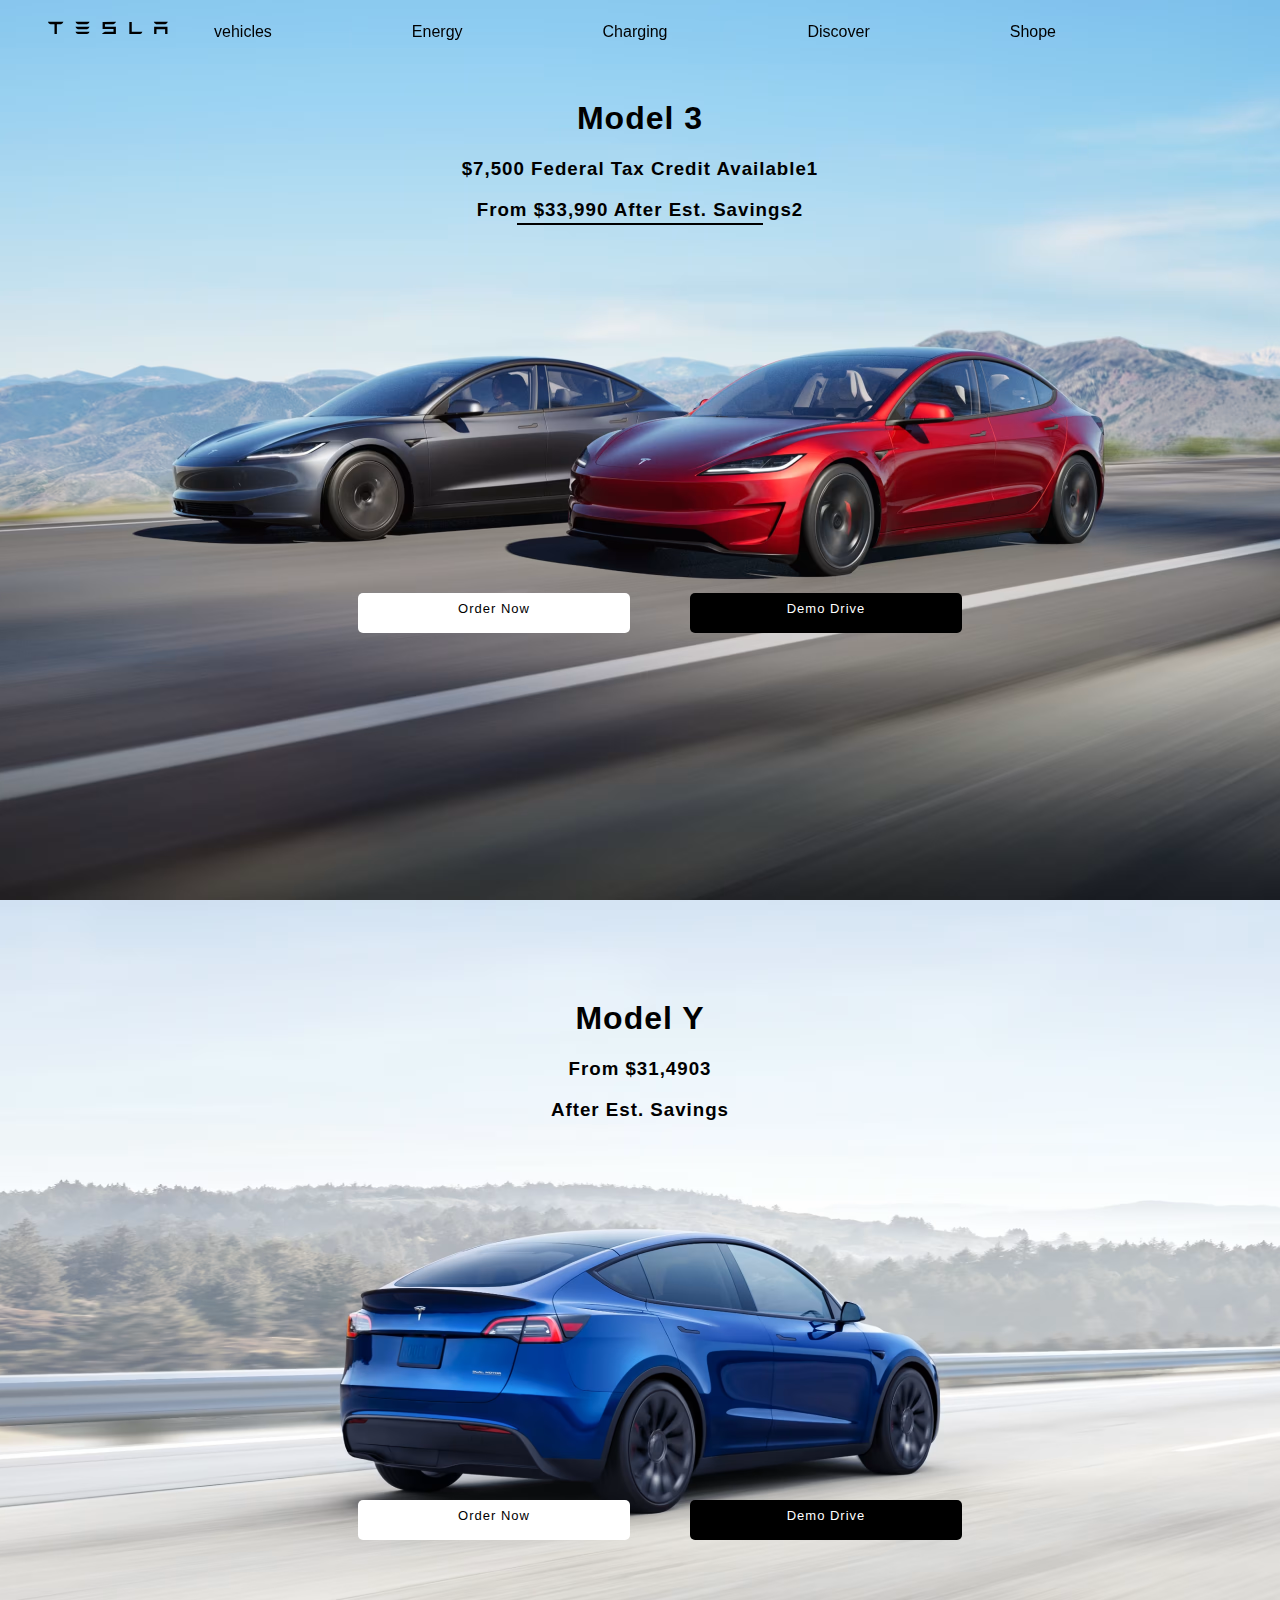
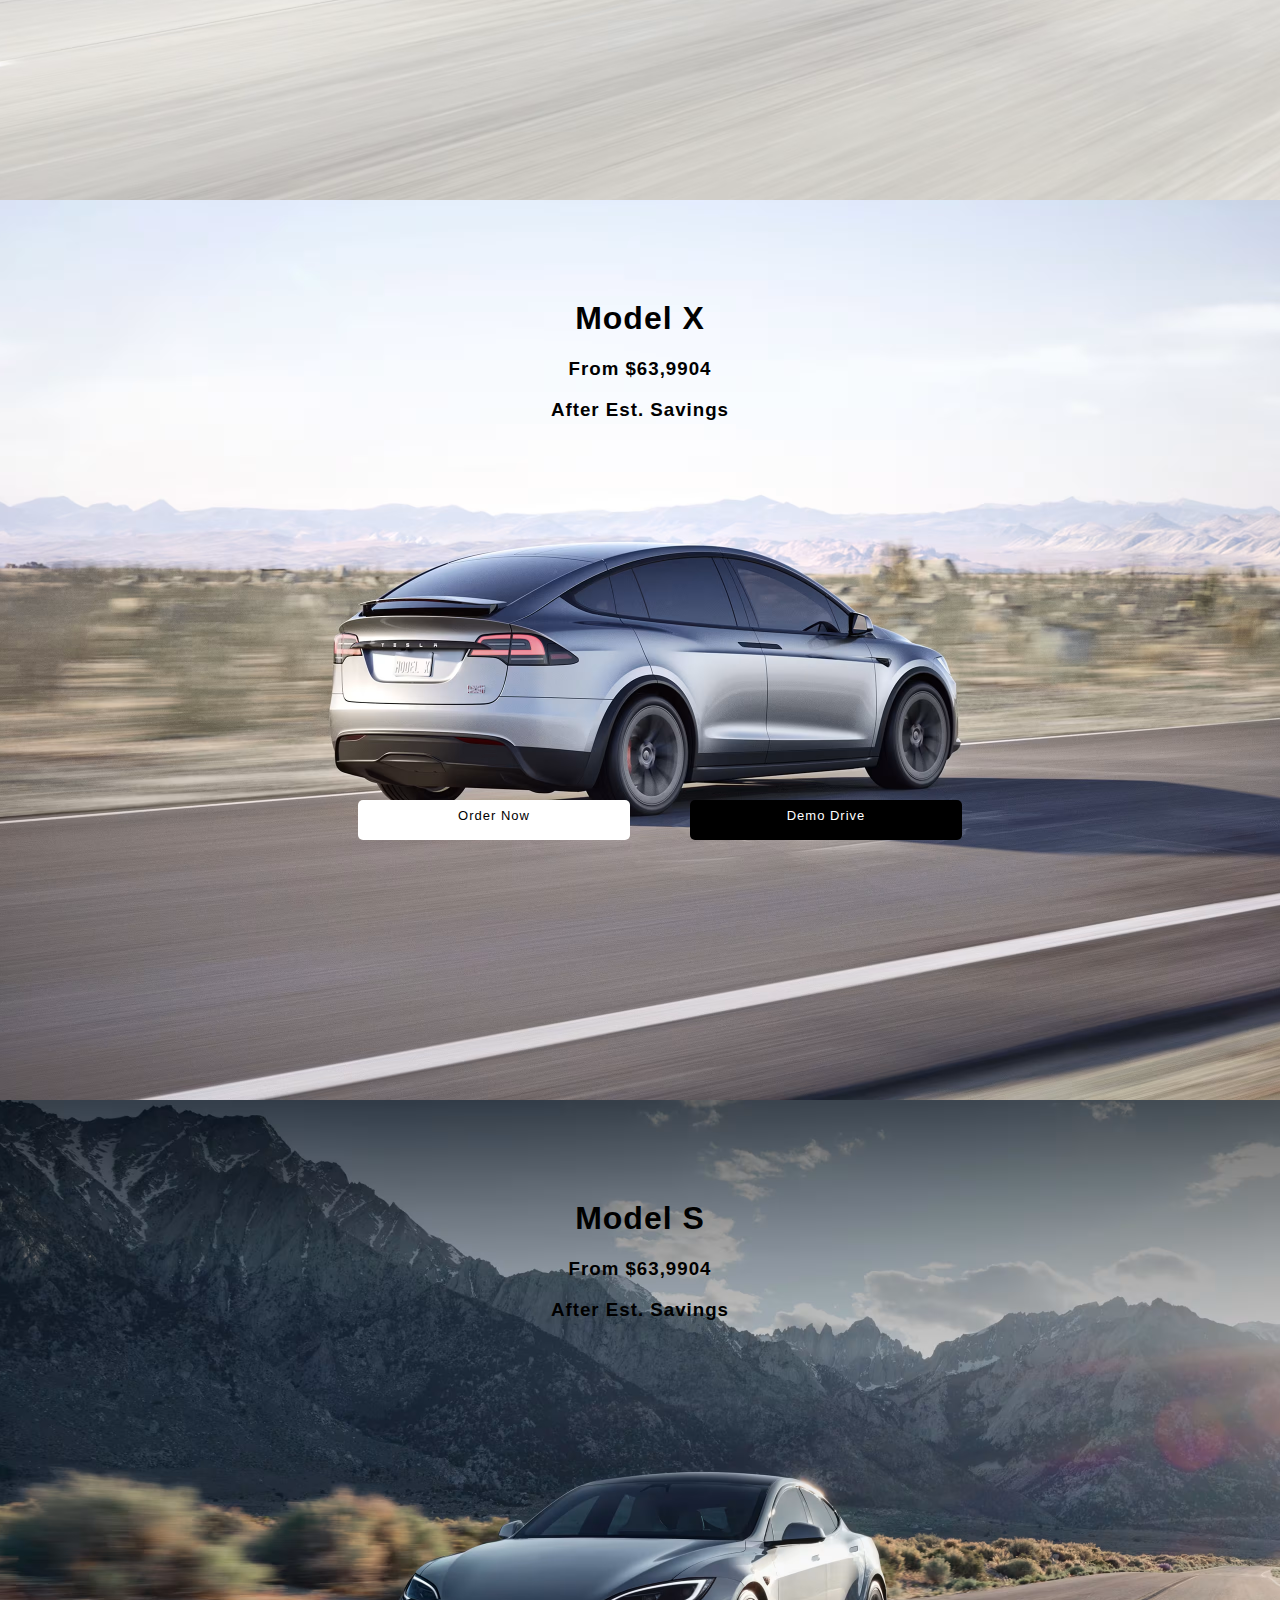
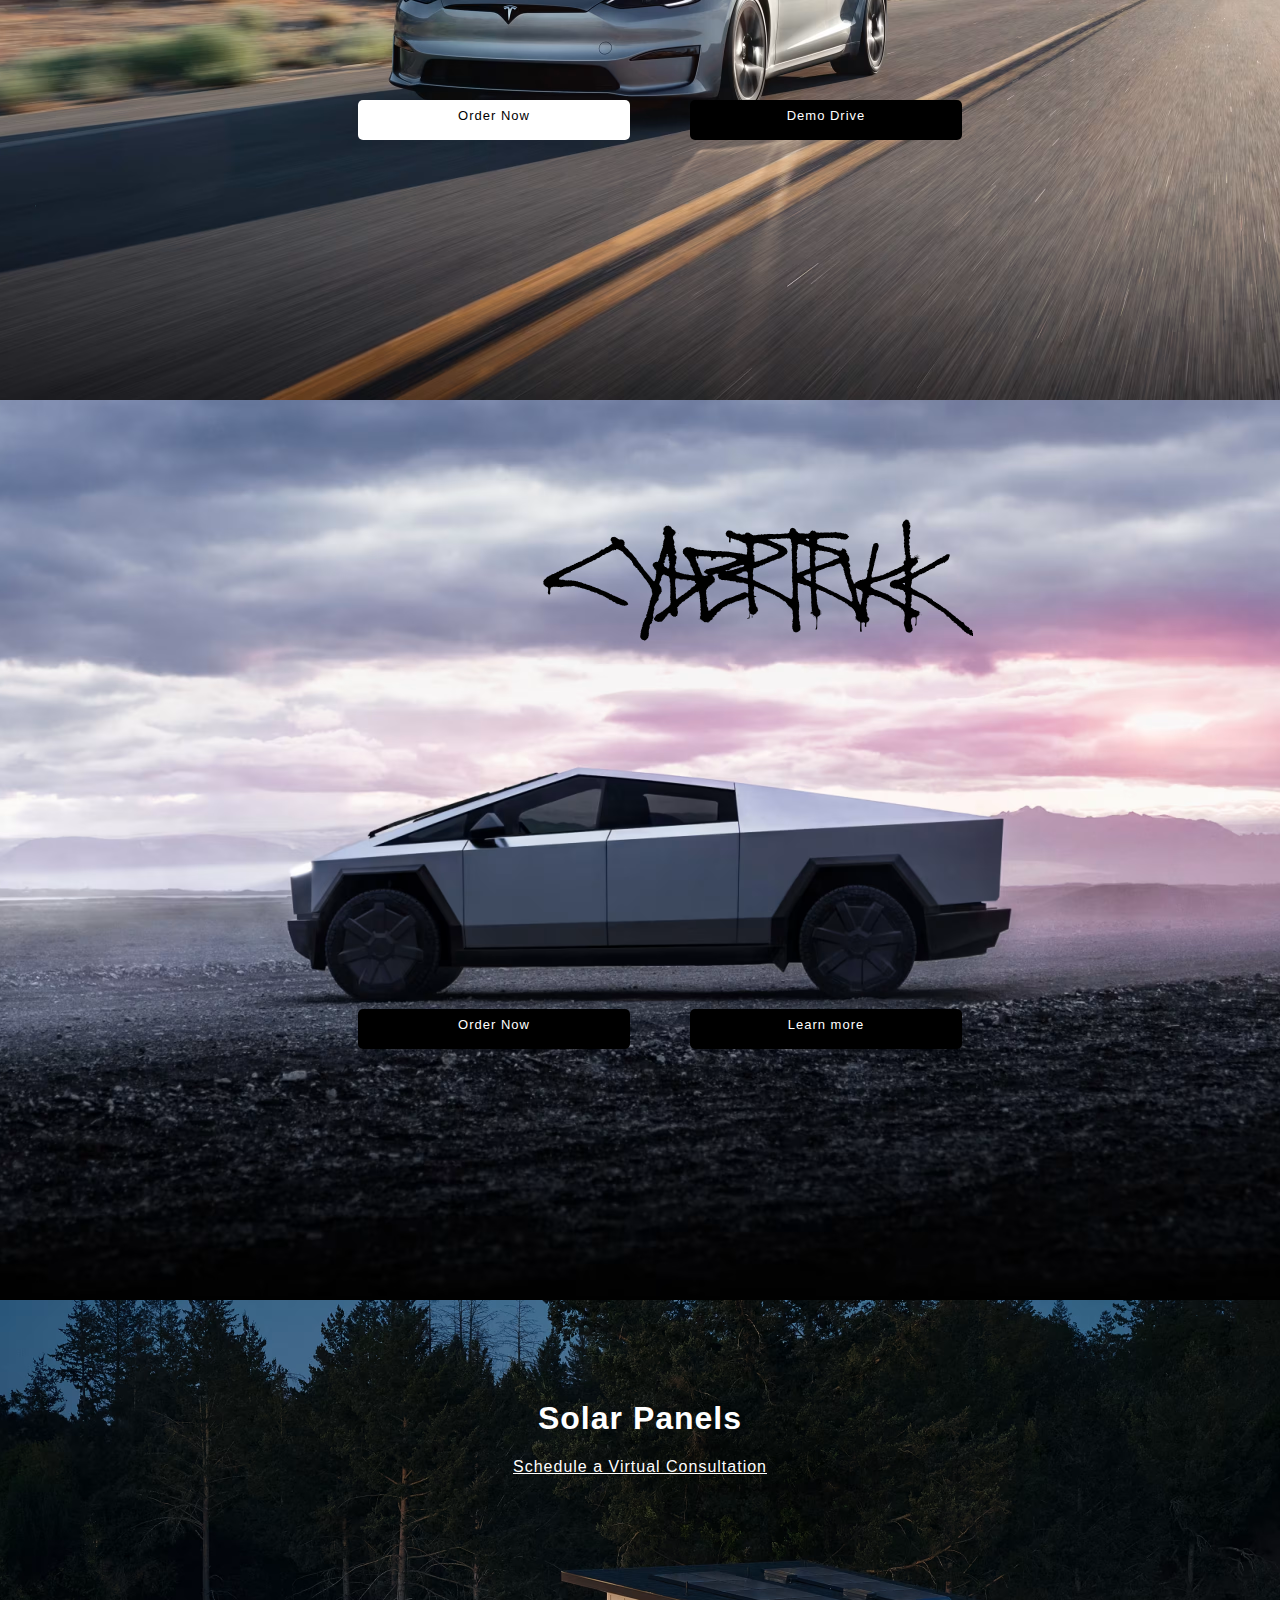
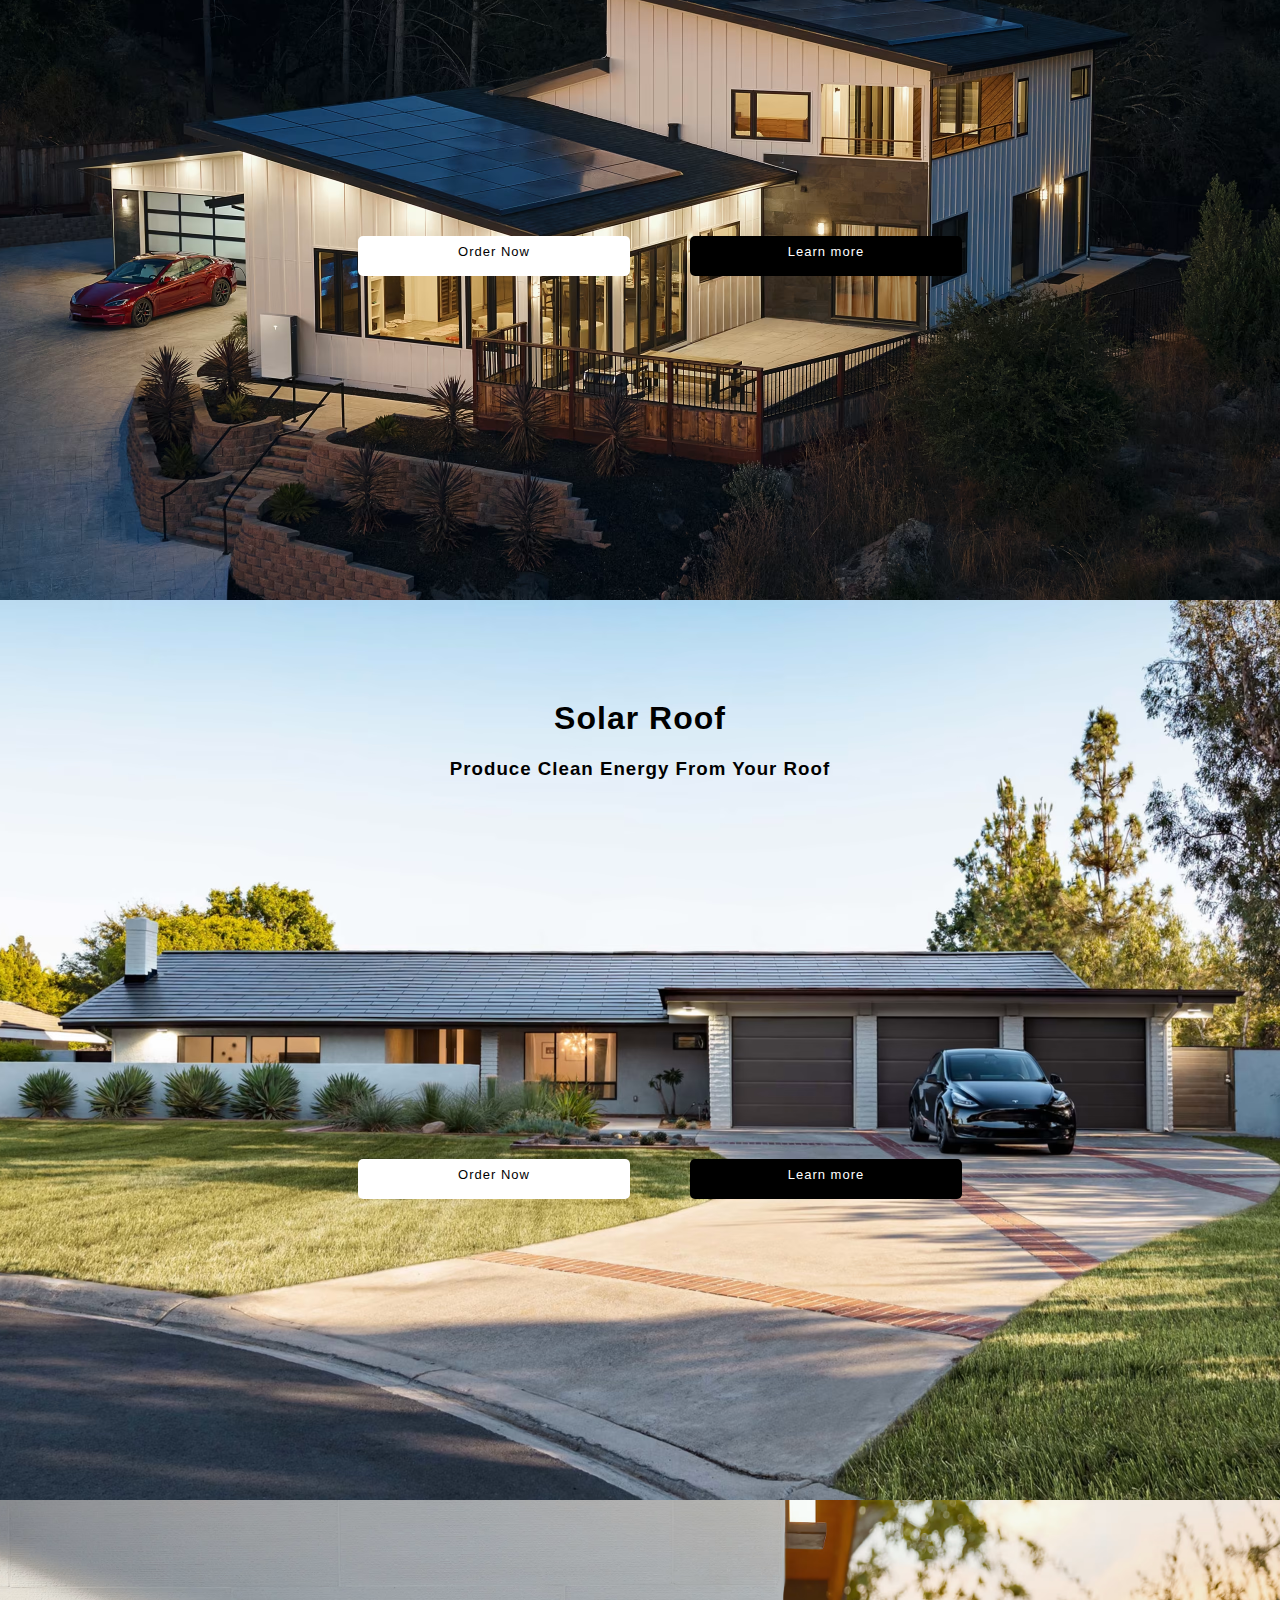
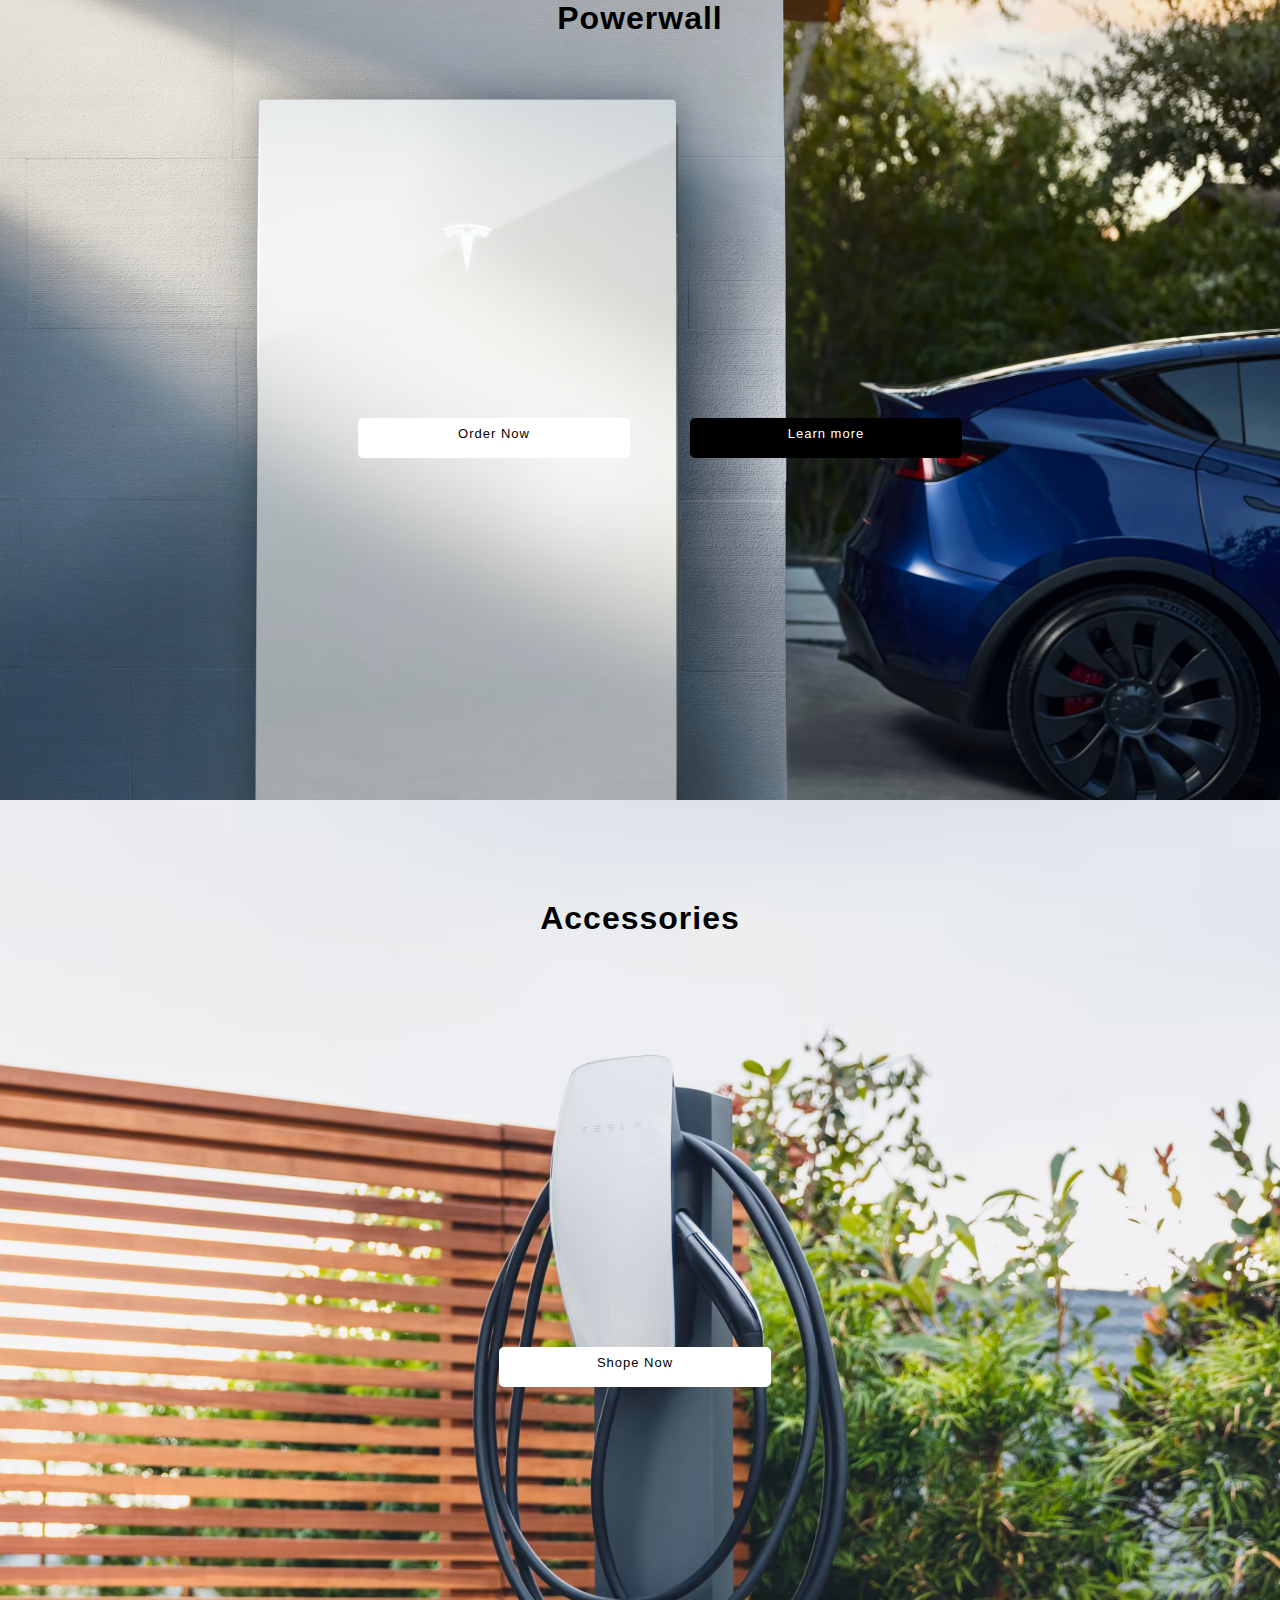
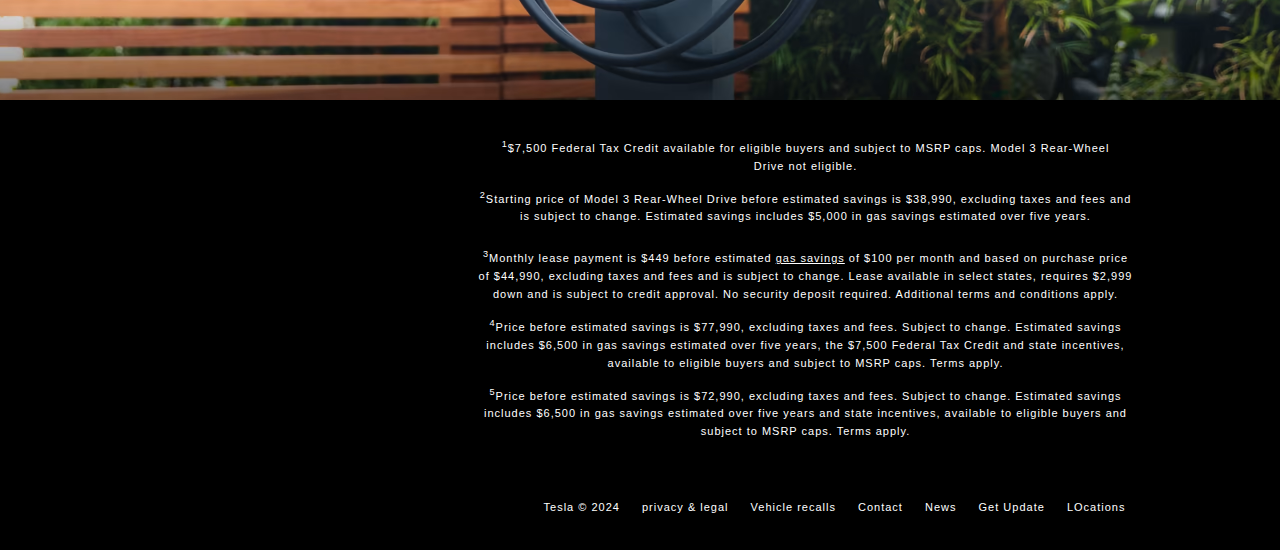
<file: index.html>
<!DOCTYPE html>
<html lang="en">
<head>
    <meta charset="UTF-8">
    <meta name="viewport" content="width=device-width, initial-scale=1.0">
    <link rel="icon" href="images/icon3.png">
    <title>Electric Cars,Soloar & Clean Energy|tesla</title>
    <link href="style.css" type="text/css" rel="stylesheet">
</head>
<body>
    <nav><div class="logo"><img  src="images/logo1.svg" alt="" width="120px" height="24px";></div>
        <div class="navbar">
            <ul>
                <li><button class="prodructname">vehicles</button>
            </li>
            <li>
               <button class="prodructname">Energy</button>
           </li>
            <li>
                <button class="prodructname">Charging</button>
            </li>
             <li> 
                <button class="prodructname">Discover</button>
             </li>
            <li>
                <button class="prodructname">Shope</button>
            </li>
            <li><i class="fa-regular fa-circle-question"></i></li>
        </ul>
    </div>
       
    </nav>


    <section class="section1">
            <div  class="banner1text">
                <h1>Model 3 </h1>
                <h3>$7,500 Federal Tax Credit Available1</h3>
                <h3> From $33,990 After Est. Savings2 </h3>
                
                <hr>
            </div>
    <div class="s1button">
     <a href="" class="bn1">Order Now </a>
     <a href="" class="bn2">Demo Drive</a>
    </div>          
    </section>

    
        <section class="section2">
                <div class="banner2text">
                    <h1>Model Y</h1>
                    <h3> From $31,4903 </h3>
                    <h3> After Est. Savings </h3>
                </div>
                <div class="s1button">
                    <a href="" class="bn1">Order Now </a>
                    <a href="" class="bn2">Demo Drive</a>
                   </div>
        </section>

        <div class="section3">
            <div class="banner3text">
                <h1>Model X </h1>
                <h3> From $63,9904 </h3>
                <h3>After Est. Savings</h3>
            </div>
            <div class="s1button">
                <a href="" class="bn1">Order Now </a>
                <a href="" class="bn2">Demo Drive</a>
               </div>

        </div>

        <div class="section4">
            <div class="banner4text">
                <h1>Model S</h1>
                <h3> From $63,9904  </h3>
                <h3>After Est. Savings</h3>
            </div>
            <div class="s1button">
                <a href="" class="bn1">Order Now </a>
                <a href="" class="bn2">Demo Drive</a>
               </div>

        </div>

        <div class="section5">
            <img src="images/banner.svg" width="300px" height="85px" class="svg">
            
            <div class="s1button">
                <a href="" class="bn2">Order Now </a>
                <a href="" class="bn2">Learn more</a>
               </div>

        </div>

       

        <div class="section6">
            <div class="banner6text">
                <h1>Solar Panels  </h1>
               <a href="#" style="color: white">Schedule a Virtual Consultation</a>
            </div>
            <div class="s1button">
                <a href="" class="bn1">Order Now </a>
                <a href="" class="bn2">Learn more</a>
               </div>

        </div>
        <div class="section7">
            <div class="banner7text">
                <h1>Solar Roof </h1>
                <h3> Produce Clean Energy From Your Roof</h3>
            </div>
            <div class="s1button">
                <a href="" class="bn1">Order Now </a>
                <a href="" class="bn2">Learn more</a>
               </div>

        </div>

        <div class="section8">
            <div class="banner8text">
                <h1>Powerwall </h1>
               
            </div>
            <div class="s1button">
                <a href="" class="bn1">Order Now </a>
                <a href="" class="bn2">Learn more</a>
               </div>

        </div>

        <div class="section9">
            <div class="banner9text">
                <h1>Accessories</h1>
                
            </div>
            <div class="s1button1">
                <a href="" class="bn1">Shope Now</a>
               </div>

        </div>

<footer>
    <div class="section10">
        
        <div class="banner10text">
            <p><sup>1</sup>$7,500 Federal Tax Credit available for eligible buyers and subject to MSRP caps. Model 3 Rear-Wheel <br>Drive not eligible.</p>
            <p style="margin-bottom: 20px;"><sup>2</sup>Starting price of Model 3 Rear-Wheel Drive before estimated savings is $38,990, excluding taxes and fees and is subject to change. Estimated savings includes $5,000 in  gas savings estimated over five years.</p>
            <p><sup>3</sup>Monthly lease payment is $449 before estimated <u> gas savings</u> of $100 per month and based on purchase price of $44,990, excluding taxes and fees and is subject to change. Lease available in select states, requires $2,999 down and is subject to credit approval. No security deposit required. Additional terms and conditions apply.</p>
            <p><sup>4</sup>Price before estimated savings is $77,990, excluding taxes and fees. Subject to change. Estimated savings includes $6,500 in gas savings estimated over five years, the $7,500 Federal Tax Credit and state incentives, available to eligible buyers and subject to MSRP caps. Terms apply. </p>
            <p><sup>5</sup>Price before estimated savings is $72,990, excluding taxes and fees. Subject to change. Estimated savings includes $6,500 in gas savings estimated over five years and state incentives, available to eligible buyers and subject to MSRP caps. Terms apply. </p>
           <br>
           <br>
           
            <div class="footer div"> 
                <ul>
                    <li>Tesla © 2024</li>
                    <li>privacy & legal</li>
                    <li>Vehicle recalls</li>
                    <li>Contact</li>
                    <li>News</li>
                    <li>Get Update</li>
                    <li>LOcations</li>

                </ul>
            </div>
            

        </div>

</footer>


                       
</body>
</html>
</file>
<file: style.css>
body{
    margin:0;
    padding:0;
    font-family:"M plus 1",sans-serif;
    scroll-behavior:smooth;
    letter-spacing:1px;

}

nav{
   position: fixed;
   top:0;
   left:0;
   width:100%; 
   height: 100px;
   padding:10px 90px;
  box-sizing:border-box;
  background:transparent ; 
  /* border-bottom:1px solid  */
}

nav.logo{
    padding:22px 20px;
    height: 80px;
    float:left;
    font-size:24px;
    font-weight: bold;
    text-transform: uppercase;

}

nav ul{
     list-style:none;
     float:right;
     margin:0;
     padding:0;
     display:flex;
}

nav ul li a{
    line-height:80px;
    /* color:rgb(22, 22, 6); */
    padding:12px 30px;
    text-decoration: none;
    font-weight: bold;
    text-transform:uppercase;
    float: left;
}



.section1{
    width:100%;
    height: 100vh;
    background:url("images/banner1.png");
    background-size:cover;
    background-position:center;
    float:left;



}
.prodructname{
    margin-right:110px;
   font-size:large;
   font-weight:500px;
   float:left;
   font-family: inherit;
  font-size: 100%;
  margin-top: -18px;
  background: transparent;
  border: none;
}
.logo{
   width:152px;
   height:24px;
   margin-top: 6px;
   margin-left: -42px;
}
.banner1text{
    text-align: center;
    margin-top: 100px;
    font-family: inherit;
  font-size: 100%;
}
hr{
    border-style: solid;
    border-width: 1px;
  margin-top: -17px;
  width:19%;
   border-color:black
}

.s1button{
    display:flex;
    justify-content:center;

}
.s1button a{
    margin:10px;
    height:40px;
    width:17rem;
    border-radius:5px;
    text-decoration: none;
    display:flex;
    justify-content:center;
    margin-top:360px;
    margin-left: 50px;
    line-height: 32px;
 
}

.bn1{
    background-color:white;
    color:black;
    font-weight: 400;
    font-size:13px;
   

}
.bn2{
    background-color:black;
    color:white;
    font-weight: 400;
    font-size:13px;


}

.section2{
    width:100%;
    height: 100vh;
    background:url("images/banner2.png");
    background-size:cover;
    background-position:center;
    float:left;


}
.banner2text{
    text-align: center;
    margin-top: 100px;
    font-family: inherit;
  font-size: 100%;
}
.section3{
 width:100%;
     height: 100vh;
    background:url("images/banner3.png");
    background-size:cover;
    background-position:center;
    float:left}
    .banner3text{
        text-align: center;
        margin-top: 100px;
        font-family: inherit;
      font-size: 100%;}

      .banner4text{
        text-align: center;
        margin-top: 100px;
        font-family: inherit;
      font-size: 100%;}

      .section4{
        width:100%;
        height: 100vh;
        background:url("images/banner4.png");
        background-size:cover;
        background-position:center;
        float:left}
    
          .section5{
            width:100%;
            height: 100vh;
            background:url("images/banner5.png");
            background-size:cover;
            background-position:center;
            float:left}
            .svg{
              text-align: center;
              margin-left: 542px;
              margin-top: 115px;
              width: 431px;
              height: 130px;
            
 
            }
            .banner6text{
              color:white;
                text-align: center;
                margin-top: 100px;
                font-family: inherit;
              font-size: 100%;}
        
              .section6{
                width:100%;
                height: 100vh;
                background:url("images/banner6.png");
                background-size:cover;
                background-position:center;
                float:left}

                .banner7text{
                    text-align: center;
                    margin-top: 100px;
                    font-family: inherit;
                  font-size: 100%;}
            
                  .section7{
                    width:100%;
                    height: 100vh;
                    background:url("images/banner7.png");
                    background-size:cover;
                    background-position:center;
                    float:left}

                    .banner8text{
                        text-align: center;
                        margin-top: 100px;
                        font-family: inherit;
                      font-size: 100%;}
                
                      .section8{
                        width:100%;
                        height: 100vh;
                        background:url("images/banner8.png");
                        background-size:cover;
                        background-position:center;
                        float:left}

                        .banner9text{
                            text-align: center;
                            margin-top: 100px;
                            font-family:"Universal Sans Display", -apple-system, Arial, sans-serif;
                          font-size: 100%;
                        font-weight: 500;}
                        
                    
                          .section9{
                            width:100%;
                            height: 100vh;
                            background:url("images/banner9.png");
                            background-size:cover;
                            background-position:center;
                           float:left;}
.section10{
  width:100%;
  height: 450px;
  background:black;
  background-size:cover;
  background-position:center;
 float:left;}

 .banner10text{
  line-height: 18px;
  background-color:black;
  color:white;
  text-align: center;
 height: 395px;
 width:655px;
  font-family: "Universal Sans Text", -apple-system, Arial, sans-serif;
  margin-top: 35px;
font-size: 11px;
margin-left: 478px;}

.s1button1{
  display:flex;
  justify-content:center;
margin-top: 50px;
margin-right: 50px;

}

.s1button1 a{
  margin:10px;
  height:40px;
  width:17rem;
  border-radius:5px;
  text-decoration: none;
  display:flex;
  justify-content:center;
  margin-top:360px;
  margin-left: 50px;
  line-height: 32px;

}

li{
  display:inline;
  margin-left: 18px;
}
</file>
